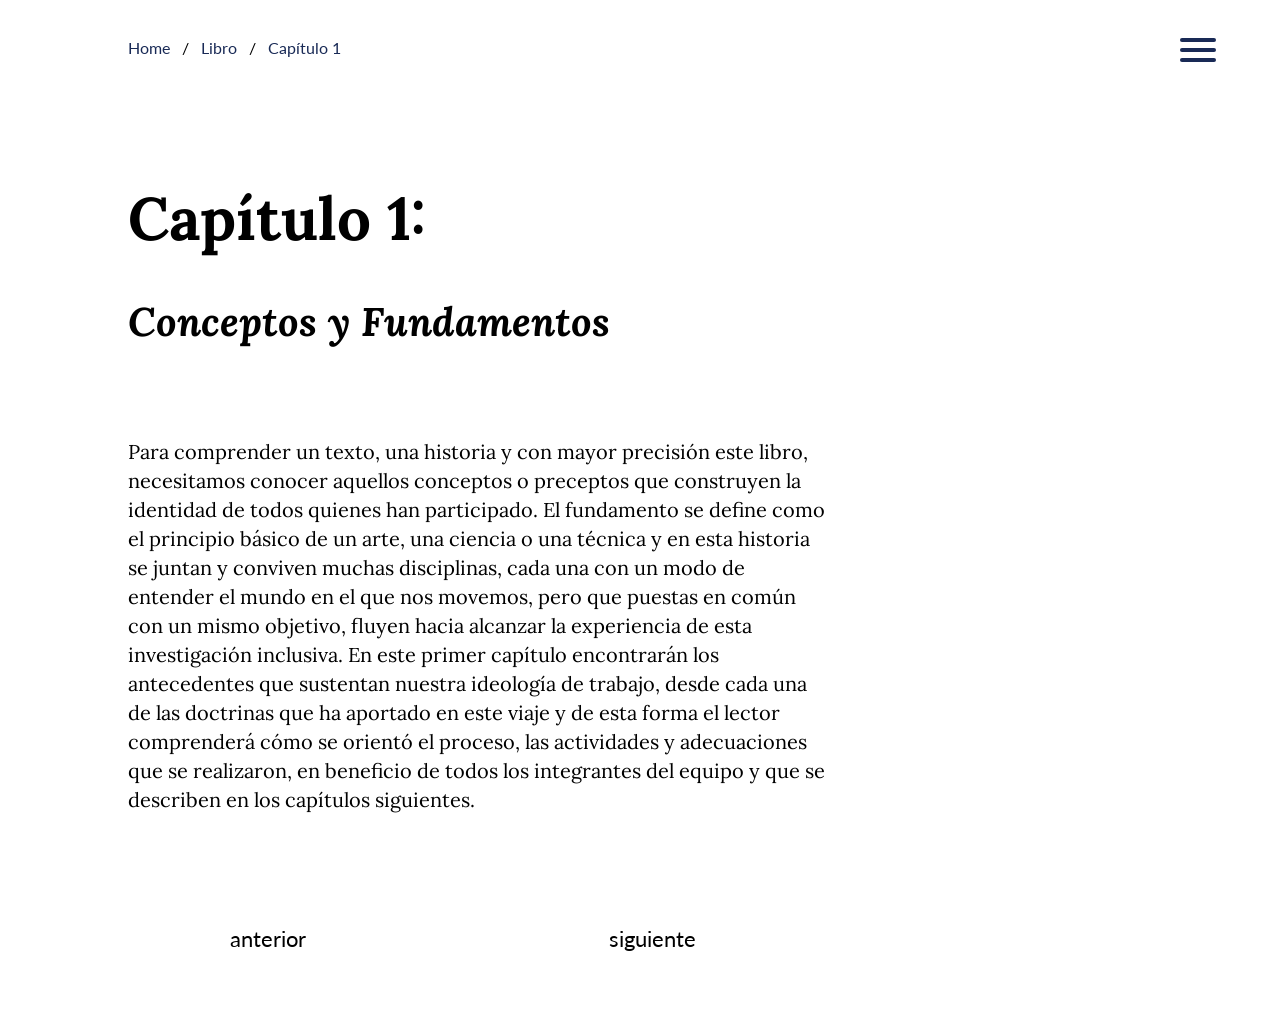
<file: index/cap-1/inicio-cap-1.html>
<!DOCTYPE html>
<html lang="es">
<head>
    <meta charset="UTF-8">
    <meta name="viewport" content="width=device-width, initial-scale=1.0">
    <title>Document</title>
    <link rel="stylesheet" href="../../text.css">
    <link href="https://fonts.googleapis.com/css2?family=Lato:wght@400;700&display=swap" rel="stylesheet">
    <link rel="stylesheet" href="https://fonts.googleapis.com/css2?family=Lora:ital,wght@0,400;0,500;0,600;1,400;1,500&display=swap">
    
</head>
<body>

    <div class="menu-wrap">
        <input type="checkbox" class="checkbox" id="check">
        <label for="check" class="hamburger">
            <div></div>
        </label>
        <div class="left-panel">
            <ul class="indice">

                <li><h5>Índice</h5></li>
                
                <li><a href="#">Dedicatoria</a></li>
                <li><a href="#">Agradecimientos</a></li>
                <li><a href="#">El equipo investigador</a></li>
                <li><a href="#">Prólogo</a></li>

                <li><a href="#"><h3>Capítulo 1: De asesores a colaboradores</h3></a></li>
                    <li><a href="investigacion-inclusiva.html">Investigación Inclusiva</a></li>
                    <li><a href="diseño-personas.html">Diseño centrado en las personas</a></li>
                    <li><a href="co-diseño.html">Co diseño</a></li>

                <li><a href="#"><h3>Capítulo 2: Conceptos</h3></a></li>
                    <li><a href="#">Roles de personas con DI</a></li>
                    <li><a href="#">Descripción general de los roles en investigación</a></li>
                    <li><a href="#">Roles - Actividades</a></li>

                <li><a href="#"><h3>Capítulo 3: Métodos de investigación inclusiva y co diseño</h3></a></li>
                    <li><a href="#">Introducción</a></li>
                    <li><a href="#">Objetivos</a></li>
                    <li><a href="#">Etapa de Preparación</a></li>
                    <li><a href="#">Etapa de Exploración</a></li>
                    <li><a href="#">Etapa de Ideación</a></li>
                    <li><a href="#">Etapa de Validación</a></li>

                <li><a href="#"><h3>Capítulo 4: Aprendizajes y Proyecciones</h3></a></li>
                    <li><a href="#">Heurísticas</a></li>
                    <li><a href="#">Productos</a></li>
            </ul>
        </div>
    </div>

    <ul class="breadcrumb">
        <li><a href="../../index.html">Home</a></li>
        <li><a href="#">Libro</a></li>
        <li><a href="#">Capítulo 1</a></li>
        
    </ul>
    
    <article id="contenido">
        <header class="title">
            <h6>Capítulo 1:</h6>
            <h5>Conceptos y Fundamentos </h5>
        </header>
        <p>
            Para comprender un texto, una historia y con mayor precisión este libro, necesitamos conocer aquellos conceptos o preceptos que construyen la identidad de todos quienes han participado.  
            El fundamento se define como el principio básico de un arte, una ciencia o una técnica y en esta historia se juntan y conviven muchas disciplinas, cada una con un modo de entender el mundo en el que nos movemos, pero que puestas en común con un mismo objetivo, fluyen hacia alcanzar la experiencia de esta investigación inclusiva.
            En este primer capítulo encontrarán los antecedentes que sustentan nuestra ideología de trabajo, desde cada una de las doctrinas que ha aportado en este viaje  y de esta forma el lector comprenderá cómo se orientó el proceso, las actividades y adecuaciones que  se realizaron, en beneficio de todos los integrantes del equipo y que se describen en los capítulos siguientes.
        </p>

        <div class="footer">
            
            <div class="button_left">
                <span><a href="co-diseño.html">anterior</a></span>
            </div>
            <div class="button_right">
                 <span><a href="investigacion-inclusiva.html">siguiente</a></span>
            </div>
            
        </div>
    </article>

</body>
</html>
</file>
<file: text.css>
/*Panel desplegable: https://www.youtube.com/watch?v=lB46vlLi0EY*/
/*Scroll indicator: https://www.w3schools.com/howto/howto_js_scroll_indicator.asp*/
* {
    margin: 0;
    padding: 0;
    box-sizing: border-box;
}
body {
    font-family: Lora, sans;   
    overflow: auto;
}

article {
    width: 70%;
    position: relative;
    padding-bottom: 4em;
    padding-left: 10%;
}
article p {
  font-size: 20px;
  line-height: 29px;
  max-width: 60%;
  min-width: 35em;
}
span.sidenote__content {
  position: absolute;
  display: block;
  left: calc(90% + 150px);
  width: 30%;
  margin-top: -1.2rem;
  padding: 0;
  color: #D35400;
  font-family: 'Lato';
  font-size: 17px;
  font-weight: 400;
}
span.sidenote_link {
  margin-bottom: ;
}
a.sidenote {
  color: #d35400;
  text-decoration: none;
  font-family: 'Lato';
  font-size: 14px;
  font-weight: 700;
}


header.title {
    margin-top: 20vh;
    margin-bottom: 10vh;
    max-width: 35em;
    margin-right: auto;
}

p {
    margin-top: 1em;
    margin-bottom: 1em;
}
h1 {
    padding-top: 1em;
    font-size: 30px;
    color: #d35400;
}
h2 {
  margin-left: 3em;
  padding-bottom: 12px;
  padding-top: 2em;
}
h4 {
  margin-left: 4em;
  font-style: italic;
}
h5 {
  font-size: 40px;
  color: #000;
  padding-top: 1em;
  font-style: italic;
}
h6 {
  font-size: 60px;
}


/* Style the list */
ul.breadcrumb {
    padding-top: 10px;
    list-style: none;
    background-color: #fff;
    margin-top: 6px;
    font-family: 'Lato';
    position: absolute;
    padding-top: 2em;
    top: 0;
    padding-left: 10%;
  }
  
  /* Display list items side by side */
  ul.breadcrumb li {
    display: inline;
    font-size: 16px;
  }
  
  /* Add a slash symbol (/) before/behind each list item */
  ul.breadcrumb li+li:before {
    padding: 8px;
    color: black;
    content: "/\00a0";
  }
  
  /* Add a color to all links inside the list */
  ul.breadcrumb li a {
    color: #192a56;
    text-decoration: none;
  }
  
  /* Add a color on mouse-over */
  ul.breadcrumb li a:hover {
    color: #192a56;
    text-decoration: underline;
  }


.checkbox {
    display: none;
}
.checkbox:checked ~ .left-panel {
    right: 0;
}
.left-panel {
    background-color: #eaeaea;
    position: fixed;
    right: -30em;
    top: 0;
    width: 30em; 
    height: 100%;
    transition: 0.4s;
    padding:  3em 5em;
    z-index: 10;
    overflow: auto;
}
.hamburger {
    position: fixed;
    background-color: transparent;
    top: 26px;
    right: 60px;
    z-index: 5;
    width: 3em;
    height: 3em;
    padding: 3px 8px;
    cursor: pointer;
    z-index: 12;
}


  /* Hamburger Line */
  .menu-wrap .hamburger > div {
    position: absolute;
    top: 22px;
    flex: none;
    width: 36px;
    height: 4px;
    background: #192a56;
    align-items: center;
    justify-content: center;
    transition: all 0.4s ease;
    z-index: 12;
    cursor: pointer;
    border-radius: 3px;
  }
  
  
  /* Hamburger Lines - Top & Bottom */
  .menu-wrap .hamburger > div::before,
  .menu-wrap .hamburger > div::after {
    content: '';
    position: absolute;
    z-index: 1;
    top: -10px;
    width: 100%;
    height: 4px;
    background: inherit;
    border-radius: 3px;
  }
  
  /* Moves Line Down */
  .menu-wrap .hamburger > div::after {
    top: 10px;
  }
  
  /* Toggler Animation */
  .menu-wrap .checkbox:checked + .hamburger > div {
    transform: rotate(135deg);
  }
  
  /* Turns Lines Into X */
  .menu-wrap .checkbox:checked + .hamburger > div:before,
  .menu-wrap .checkbox:checked + .hamburger > div:after {
    top: 0;
    transform: rotate(90deg);
  }
  
  /* Rotate On Hover When Checked */
  .menu-wrap .checkbox:checked:hover + .hamburger > div {
    transform: rotate(225deg);

}
ul.indice {
  padding-bottom: 3em;
}
ul.indice li {
  list-style: none;
  margin: 8px 0;
}
ul.indice li a {
    color: #000;
}
ul.indice li a:hover {
  color: #D35400;
  text-decoration: #D35400 underline;
}
ul.indice li a {
    text-decoration: none;
}
ul.indice h3 {
  color: #d35400;
  padding-top: 12px;
}

/* Style the header: fixed position (always stay at the top) */
.scroll-indicator {
  position: fixed;
  bottom: 0;
  left: 0;
  width: 100%;
  background-color: #eeeeee;
  height: 2em;
  display: flex;
  z-index: 2;
}

/* The progress container (grey background) */
.progress-container {
  width: 100%;
  height: 8px;
  background: #ccc;
  margin: auto 1em;
}

/* The progress bar (scroll indicator) */
.progress-bar {
  height: 8px;
  background: #d35400;
  width: 0%;
  align-items: center;
  justify-content: center;
}
ol.content-list {
  padding-left: 3em;
  padding-bottom: 1em;
}
ol.content-content-list {
  padding-left: 5em;
  list-style: disc;
  padding-bottom: 1em;
}

.images {
  padding-top: 5em;
  padding-bottom: 3em;
}
.images img {
  width: 60vw;
}


.footer {
  display: grid;
  grid-template-columns: 50% 50%;
  height: 10vh;
  padding: 3em 0;
  font-family: 'Lato';
  font-size: 22px;
}
.footer a {
  text-decoration: none;
  color: #000;
}
.footer > div {
  border-radius: 4px;
  border: none;
  color: #000;
  text-align: center;
  padding: 20px;
  width: 270px;
  transition: all 0.5s;
  cursor: pointer;
  margin: 5px;
}
.button_right span {
  cursor: pointer;
  display: inline-block;
  position: relative;
  transition: 0.5s;
}
.button_left span {
  cursor: pointer;
  display: inline-block;
  position: relative;
  transition: 0.5s;
}

.button_right span:after {
  content: '\00bb';
  position: absolute;
  opacity: 0;
  top: 0;
  right: -20px;
  transition: 0.5s;
}
.button_left span:after {
  content: '\00ab';
  position: absolute;
  opacity: 0;
  top: 0;
  left: -20px;
  transition: 0.5s;
}

.button_right:hover span {
  padding-right: 25px;
}
.button_left:hover span {
  padding-left: 25px;
}
.button_right:hover span:after {
  opacity: 1;
  right: 0;
}
.button_left:hover span:after {
  opacity: 1;
  left: 0;
}



@media screen and (max-width: 830px) {
  article p {
    font-size: 19px;
    line-height: 30px;
    width: auto;
    min-width: 100%;
    display: block;
    position: unset;
    padding: 0 50px;
  }
  article {
    width: auto;
    padding: 0 10px;
  }
  article header h1 {
    padding: 0 50px;
  }
  article .title h6 {
    padding: 0 50px;
  }
  h5 {
    padding: 0 50px;
  }
  ul.breadcrumb {
    padding: 30px 60px;
  }
  ul.breadcrumb li {
    font-size: 12px;
  }
  .hamburger {
    position: absolute;
  }
  .images {
    width: 100%;
  }
  .images img {
    width: 80%;
    display: block;
    margin: auto;
  }
  .footer {
    margin: 2em 0 3em 0;
    padding-top: 0;
    align-items: center;
    max-width: 100%;
  }
  .footer > div {
    border-radius: 4px;
    border: none;
    color: #000;
    text-align: center;
    transition: all 0.5s;
    cursor: pointer;
    padding: 0;
    margin: 0;
    max-width: 70%;
  }

  /*menú desplegable*/

  .left-panel {
    background-color: #eaeaea;
    position: fixed;
    right: -30em;
    top: 0;
    width: 22em; 
    height: 100%;
    transition: 0.4s;
    padding:  3em 3em;
    z-index: 10;
    overflow: auto;
}

  /* Hamburger Line */
  .menu-wrap .hamburger > div {
      position: absolute;
      top: 22px;
      flex: none;
      width: 30px;
      height: 4px;
      background: #192a56;
      align-items: center;
      justify-content: center;
      transition: all 0.4s ease;
      z-index: 12;
      cursor: pointer;
      border-radius: 3px;
  }
    
    
  /* Hamburger Lines - Top & Bottom */
  .menu-wrap .hamburger > div::before,
  .menu-wrap .hamburger > div::after {
      content: '';
      position: absolute;
      z-index: 1;
      top: -9px;
      width: 100%;
      height: 4px;
      background: inherit;
      border-radius: 3px;
    }
    /* Moves Line Down */
  .menu-wrap .hamburger > div::after {
    top: 9px;
  }
}

@media screen and (max-width: 540px) {
  article p {
    font-size: 16px;
    line-height: 26px;
    padding: 0 35px;
  }
  article header h1 {
    font-size: 22px;
    padding: 0 35px;
  }
  article {
    width: auto;
  }
  h5, h6 {
    font-size: 22px;
    padding: 0 35px;
  }
  .hamburger {
    top: 20px;
    right: 10px;
  }
  ul.breadcrumb {
    padding: 30px 45px;
  }
  ul.breadcrumb li+li:before {
    padding: 1px;
    color: black;
    content: "/\00a0";
  }
  .scroll-indicator {
    display: none;
  }
}

@media screen and (max-width: 320px) {
  article p {
    padding: 0 10px;
  }
  article header h1 {
    padding: 0 10px;
  }
  ul.breadcrumb {
    display: none;
  }
  .hamburger {
    top: 10px;
    right: 10px;
  }
  body {
    max-width: 420px;
  }
}
</file>
